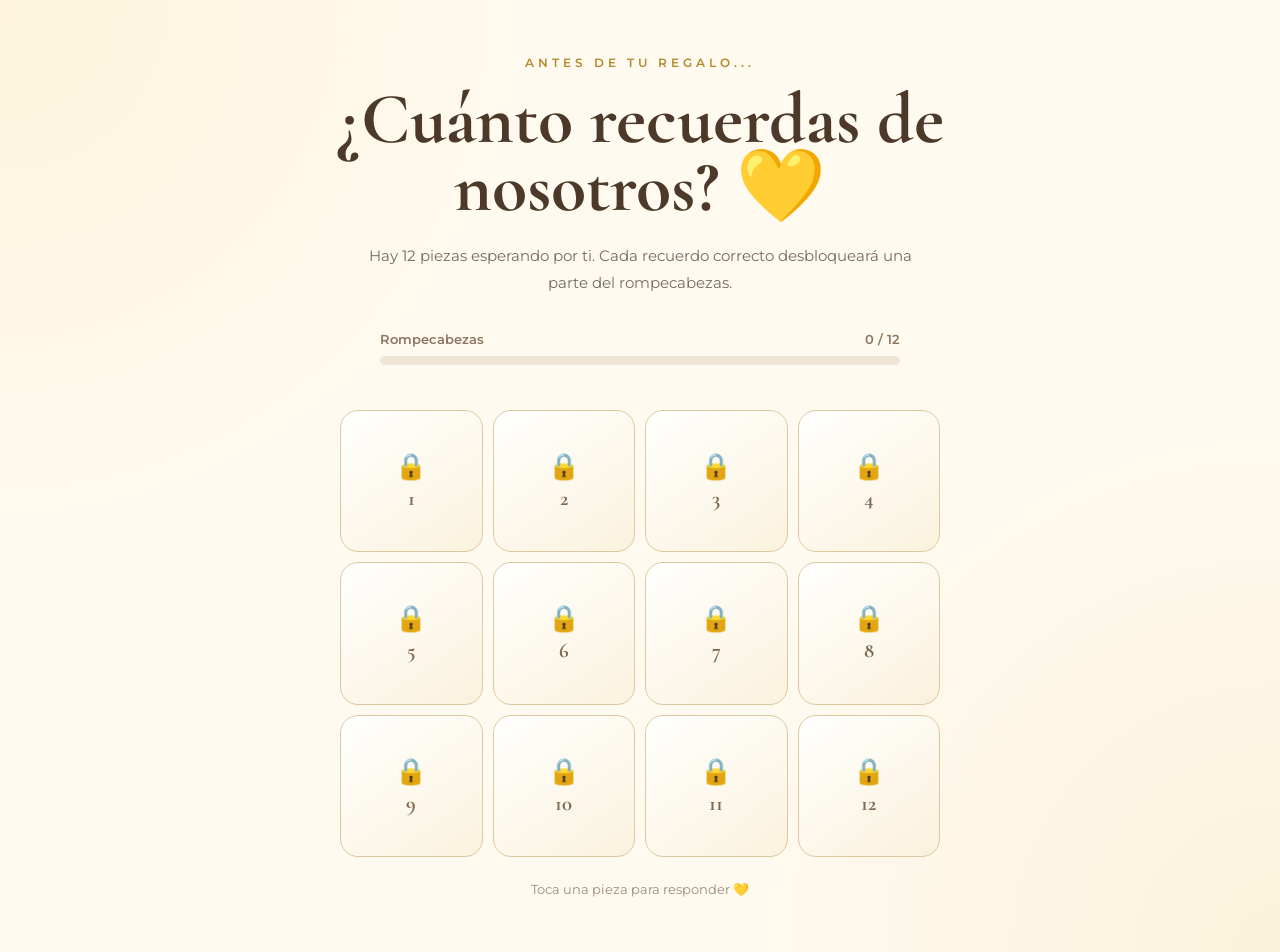
<file: index.html>
<!DOCTYPE html>
<html lang="es">

<head>
    <meta charset="UTF-8">
    <meta http-equiv="X-UA-Compatible" content="IE=edge">
    <meta name="viewport" content="width=device-width, initial-scale=1.0">

    <link rel="stylesheet" href="css/style.css">
    <link rel="icon" href="img/flowers.png" type="image/x-icon">

    <title>Para ti 💛</title>
</head>

<body>

    <!-- =========================
         ROMPECABEZAS
    ========================== -->
    <main id="gameScreen" class="game-screen">

        <section class="game-header">
            <p class="small-title">ANTES DE TU REGALO...</p>

            <h1>¿Cuánto recuerdas de nosotros? 💛</h1>

            <p class="game-description">
                Hay 12 piezas esperando por ti.
                Cada recuerdo correcto desbloqueará una parte del rompecabezas.
            </p>

            <div class="progress-container">
                <div class="progress-info">
                    <span>Rompecabezas</span>
                    <span id="progressText">0 / 12</span>
                </div>

                <div class="progress-bar">
                    <div id="progressFill" class="progress-fill"></div>
                </div>
            </div>
        </section>


        <button id="skipQuestions" class="skip-button">
            Saltar preguntas
        </button>

        <!-- ROMPECABEZAS 12 PIEZAS -->
        <section class="puzzle" id="puzzle">

            <button class="puzzle-piece" data-question="0">
                <span class="lock">🔒</span>
                <span class="piece-number">1</span>
            </button>

            <button class="puzzle-piece" data-question="1">
                <span class="lock">🔒</span>
                <span class="piece-number">2</span>
            </button>

            <button class="puzzle-piece" data-question="2">
                <span class="lock">🔒</span>
                <span class="piece-number">3</span>
            </button>

            <button class="puzzle-piece" data-question="3">
                <span class="lock">🔒</span>
                <span class="piece-number">4</span>
            </button>

            <button class="puzzle-piece" data-question="4">
                <span class="lock">🔒</span>
                <span class="piece-number">5</span>
            </button>

            <button class="puzzle-piece" data-question="5">
                <span class="lock">🔒</span>
                <span class="piece-number">6</span>
            </button>

            <button class="puzzle-piece" data-question="6">
                <span class="lock">🔒</span>
                <span class="piece-number">7</span>
            </button>

            <button class="puzzle-piece" data-question="7">
                <span class="lock">🔒</span>
                <span class="piece-number">8</span>
            </button>

            <button class="puzzle-piece" data-question="8">
                <span class="lock">🔒</span>
                <span class="piece-number">9</span>
            </button>

            <button class="puzzle-piece" data-question="9">
                <span class="lock">🔒</span>
                <span class="piece-number">10</span>
            </button>

            <button class="puzzle-piece" data-question="10">
                <span class="lock">🔒</span>
                <span class="piece-number">11</span>
            </button>

            <button class="puzzle-piece" data-question="11">
                <span class="lock">🔒</span>
                <span class="piece-number">12</span>
            </button>

        </section>

        <p class="puzzle-help">
            Toca una pieza para responder 💛
        </p>

    </main>


    <!-- =========================
         MODAL DE PREGUNTAS
    ========================== -->
    <div id="questionModal" class="modal">

        <div class="modal-card">

            <button id="closeModal" class="close-modal" type="button">
                ×
            </button>

            <div class="question-number">
                PIEZA <span id="modalPieceNumber">1</span> DE 12
            </div>

            <div id="questionEmoji" class="question-emoji">
                ❤️
            </div>

            <h2 id="questionText">
                Pregunta
            </h2>

            <form id="answerForm">

                <input
                    id="answerInput"
                    type="text"
                    autocomplete="off"
                    placeholder="Escribe tu respuesta..."
                >

                <button type="submit" class="answer-button">
                    COMPROBAR
                </button>

            </form>

            <p id="answerMessage" class="answer-message"></p>

        </div>

    </div>


    <!-- =========================
         PORTADA FINAL
    ========================== -->
    <main id="rewardScreen" class="cover hidden">

        <section class="content">

            <p class="completed-message">
                12 / 12 · LO RECORDASTE TODO 💛
            </p>

            <p class="date">
                21 DE SEPTIEMBRE
            </p>

            <p class="for-you">
                Para ti 💛
            </p>

            <h1>
                Tengo algo para ti...
            </h1>

            <p class="message">
                No soy muy bueno regalando flores por una pantalla,
                así que decidí hacerlas yo mismo.
            </p>

            <a href="flower.html" class="envelope-link">

                <div class="envelope">

                    <div class="envelope-back"></div>

                    <div class="letter">
                        <span>Para ti 💛</span>
                    </div>

                    <div class="envelope-left"></div>
                    <div class="envelope-right"></div>
                    <div class="envelope-front"></div>

                    <div class="seal">
                        🌻
                    </div>

                </div>

                <span class="open-text">
                    Toca para descubrirlo
                </span>

            </a>

        </section>

    </main>


    <script src="index.js"></script>

</body>

</html>
</file>
<file: css/style.css>
@import url('https://fonts.googleapis.com/css2?family=Cormorant+Garamond:wght@400;500;600;700&family=Montserrat:wght@400;500;600&display=swap');

* {
    margin: 0;
    padding: 0;
    box-sizing: border-box;
}

body {
    min-height: 100vh;
    font-family: 'Montserrat', sans-serif;
    background:
        radial-gradient(circle at top left, rgba(246, 211, 101, 0.15), transparent 35%),
        radial-gradient(circle at bottom right, rgba(226, 186, 75, 0.13), transparent 35%),
        #fffaf0;
    color: #43372d;
}


/* ========================================
   ROMPECABEZAS
======================================== */

.game-screen {
    width: 100%;
    min-height: 100vh;
    padding: 55px 20px;
    display: flex;
    flex-direction: column;
    align-items: center;
}

.game-header {
    width: 100%;
    max-width: 700px;
    text-align: center;
}

.small-title {
    font-size: 0.75rem;
    letter-spacing: 4px;
    color: #b58a2b;
    font-weight: 600;
    margin-bottom: 15px;
}

.game-header h1 {
    font-family: 'Cormorant Garamond', serif;
    font-size: clamp(2.7rem, 6vw, 4.5rem);
    line-height: 0.95;
    color: #4c3929;
    margin-bottom: 20px;
}

.game-description {
    max-width: 570px;
    margin: auto;
    line-height: 1.8;
    font-size: 0.95rem;
    color: #776a60;
}


/* PROGRESO */

.progress-container {
    width: 100%;
    max-width: 520px;
    margin: 35px auto 0;
}

.progress-info {
    display: flex;
    justify-content: space-between;
    margin-bottom: 9px;
    font-size: 0.8rem;
    font-weight: 600;
    color: #8c765f;
}

.progress-bar {
    height: 9px;
    width: 100%;
    overflow: hidden;
    border-radius: 20px;
    background: #eee5d7;
}

.progress-fill {
    height: 100%;
    width: 0%;
    border-radius: inherit;
    background: linear-gradient(90deg, #e4b83c, #f4d76d);
    transition: width 0.6s ease;
}


/* PIEZAS */

.puzzle {
    width: min(600px, 95%);
    margin-top: 45px;

    display: grid;
    grid-template-columns: repeat(4, 1fr);

    gap: 10px;
}

.puzzle-piece {
    position: relative;

    aspect-ratio: 1 / 1;

    border: 1px solid #ddc99e;
    border-radius: 18px;

    background:
        linear-gradient(
            145deg,
            rgba(255,255,255,0.95),
            rgba(250,241,219,0.9)
        );

    cursor: pointer;

    display: flex;
    flex-direction: column;
    align-items: center;
    justify-content: center;

    gap: 5px;

    transition:
        transform 0.25s ease,
        box-shadow 0.25s ease,
        background 0.4s ease,
        border 0.4s ease;
}

.puzzle-piece:hover {
    transform: translateY(-5px);

    box-shadow:
        0 12px 25px rgba(102, 76, 42, 0.12);
}

.lock {
    font-size: 1.6rem;
}

.piece-number {
    font-family: 'Cormorant Garamond', serif;
    font-weight: 700;
    font-size: 1.3rem;
    color: #806a54;
}


/* PIEZA RESUELTA */

.puzzle-piece.solved {
    background:
        linear-gradient(
            145deg,
            #ffe997,
            #e8bd45
        );

    border-color: #d4a925;

    animation: unlockPiece 0.6s ease;
}

.puzzle-piece.solved .piece-number {
    color: #594317;
}

.puzzle-piece.solved .lock {
    font-size: 1.8rem;
}

@keyframes unlockPiece {

    0% {
        transform: scale(1);
    }

    50% {
        transform: scale(1.12) rotate(2deg);
    }

    100% {
        transform: scale(1);
    }
}

.puzzle-help {
    margin-top: 25px;
    font-size: 0.8rem;
    color: #9b8b7c;
}


/* ========================================
   MODAL
======================================== */

.modal {
    position: fixed;
    inset: 0;

    padding: 20px;

    background: rgba(47, 37, 28, 0.55);

    backdrop-filter: blur(8px);

    display: flex;
    align-items: center;
    justify-content: center;

    opacity: 0;
    visibility: hidden;

    transition: 0.3s ease;

    z-index: 1000;
}

.modal.show {
    opacity: 1;
    visibility: visible;
}

.modal-card {
    position: relative;

    width: min(470px, 100%);

    padding: 45px 35px 35px;

    background: #fffdf8;

    border-radius: 24px;

    box-shadow:
        0 25px 70px rgba(0, 0, 0, 0.2);

    text-align: center;

    transform: translateY(20px) scale(0.97);

    transition: transform 0.3s ease;
}

.modal.show .modal-card {
    transform: translateY(0) scale(1);
}

.close-modal {
    position: absolute;

    top: 13px;
    right: 18px;

    width: 40px;
    height: 40px;

    border: none;
    background: transparent;

    font-size: 2rem;
    color: #8d7b68;

    cursor: pointer;
}

.question-number {
    font-size: 0.7rem;
    letter-spacing: 3px;
    color: #c09636;
    font-weight: 600;
}

.question-emoji {
    margin: 20px 0 10px;
    font-size: 3rem;
}

.modal-card h2 {
    font-family: 'Cormorant Garamond', serif;

    color: #49382c;

    font-size: 2rem;

    line-height: 1.15;

    margin-bottom: 28px;
}

#answerForm {
    display: flex;
    flex-direction: column;
    gap: 12px;
}

#answerInput {
    width: 100%;

    padding: 15px 17px;

    border-radius: 12px;

    border: 1px solid #d9cbb9;

    outline: none;

    font-family: 'Montserrat', sans-serif;

    font-size: 1rem;

    text-align: center;

    color: #43372d;

    background: #fff;
}

#answerInput:focus {
    border-color: #d7ae3d;

    box-shadow:
        0 0 0 3px rgba(215, 174, 61, 0.13);
}

.answer-button {
    padding: 15px;

    border: none;
    border-radius: 12px;

    background: #d9ad34;

    color: white;

    font-weight: 600;

    cursor: pointer;

    letter-spacing: 1px;

    transition: 0.25s ease;
}

.answer-button:hover {
    transform: translateY(-2px);

    background: #c89b27;
}

.answer-message {
    min-height: 25px;

    margin-top: 15px;

    font-size: 0.85rem;
    font-weight: 500;
}

.answer-message.correct {
    color: #688043;
}

.answer-message.wrong {
    color: #b55851;
}


/* ========================================
   PORTADA FINAL
======================================== */

.hidden {
    display: none !important;
}

.cover {
    position: relative;

    min-height: 100vh;

    overflow: hidden;

    display: flex;
    align-items: center;
    justify-content: center;

    padding: 60px 20px;
}

.content {
    position: relative;

    width: 100%;
    max-width: 720px;

    text-align: center;

    z-index: 5;

    animation: fadeIn 1.2s ease;
}

.completed-message {
    margin-bottom: 22px;

    color: #b58a2b;

    font-size: 0.7rem;

    font-weight: 600;

    letter-spacing: 3px;
}

.date {
    font-size: 0.75rem;

    color: #b58a2b;

    letter-spacing: 5px;

    font-weight: 600;

    margin-bottom: 20px;
}

.for-you {
    font-family: 'Cormorant Garamond', serif;

    font-size: 1.5rem;

    color: #816b58;

    margin-bottom: 10px;
}

.content h1 {
    font-family: 'Cormorant Garamond', serif;

    font-size: clamp(3rem, 8vw, 5.5rem);

    font-weight: 600;

    line-height: 0.95;

    color: #48372a;

    margin-bottom: 25px;
}

.message {
    max-width: 520px;

    margin: auto;

    font-size: 0.95rem;

    line-height: 1.8;

    color: #786b60;
}


/* SOBRE */

.envelope-link {
    margin-top: 40px;

    display: inline-flex;

    flex-direction: column;

    align-items: center;

    gap: 25px;

    text-decoration: none;

    color: inherit;
}

.envelope {
    position: relative;

    width: 230px;
    height: 150px;

    transition: transform 0.35s ease;
}

.envelope-link:hover .envelope {
    transform: translateY(-7px);
}

.envelope-back {
    position: absolute;

    inset: 0;

    background: #e8bb41;

    border-radius: 7px;
}

.letter {
    position: absolute;

    left: 20px;
    right: 20px;

    bottom: 30px;

    height: 115px;

    border-radius: 5px;

    display: flex;
    justify-content: center;
    align-items: center;

    font-family: 'Cormorant Garamond', serif;

    font-size: 1.2rem;

    background: #fffaf0;

    color: #755f45;

    transition: transform 0.35s ease;
}

.envelope-link:hover .letter {
    transform: translateY(-24px);
}

.envelope-left,
.envelope-right,
.envelope-front {
    position: absolute;

    bottom: 0;

    width: 0;
    height: 0;
}

.envelope-left {
    left: 0;

    border-left: 115px solid #f0c94f;
    border-top: 75px solid transparent;
    border-bottom: 75px solid transparent;
}

.envelope-right {
    right: 0;

    border-right: 115px solid #e3b43c;
    border-top: 75px solid transparent;
    border-bottom: 75px solid transparent;
}

.envelope-front {
    left: 0;

    border-left: 115px solid transparent;
    border-right: 115px solid transparent;
    border-bottom: 90px solid #f5cf59;
}

.seal {
    position: absolute;

    left: 50%;
    bottom: 44px;

    transform: translateX(-50%);

    width: 45px;
    height: 45px;

    border-radius: 50%;

    background: #fff3be;

    display: flex;
    justify-content: center;
    align-items: center;

    font-size: 1.5rem;

    z-index: 10;

    box-shadow:
        0 4px 10px rgba(81, 59, 23, 0.15);
}

.open-text {
    font-size: 0.72rem;

    letter-spacing: 3px;

    font-weight: 600;

    color: #ae8326;

    border-bottom: 1px solid transparent;

    padding-bottom: 4px;
}

.envelope-link:hover .open-text {
    border-color: #ae8326;
}


@keyframes fadeIn {

    from {
        opacity: 0;
        transform: translateY(20px);
    }

    to {
        opacity: 1;
        transform: translateY(0);
    }
}


/* ========================================
   RESPONSIVE
======================================== */

@media screen and (max-width: 600px) {

    .game-screen {
        padding: 40px 15px;
    }

    .puzzle {
        grid-template-columns: repeat(3, 1fr);
    }

    .puzzle-piece {
        border-radius: 13px;
    }

    .modal-card {
        padding: 42px 22px 28px;
    }

    .modal-card h2 {
        font-size: 1.7rem;
    }

    .envelope {
        transform: scale(0.9);
    }

    .envelope-link:hover .envelope {
        transform: scale(0.9) translateY(-5px);
    }
}

@keyframes fadeOut {

    from {
        opacity: 1;
        transform: scale(1);
    }

    to {
        opacity: 0;
        transform: scale(0.97);
    }

}


.skip-button {
    margin-top: 25px;
    padding: 10px 20px;
    border: none;
    border-radius: 10px;
    background: #d9ad34;
    color: white;
    font-weight: 600;
    cursor: pointer;
}

.skip-button:hover {
    background: #c89b27;
}

#skipQuestions {
  display: none;
}
</file>
